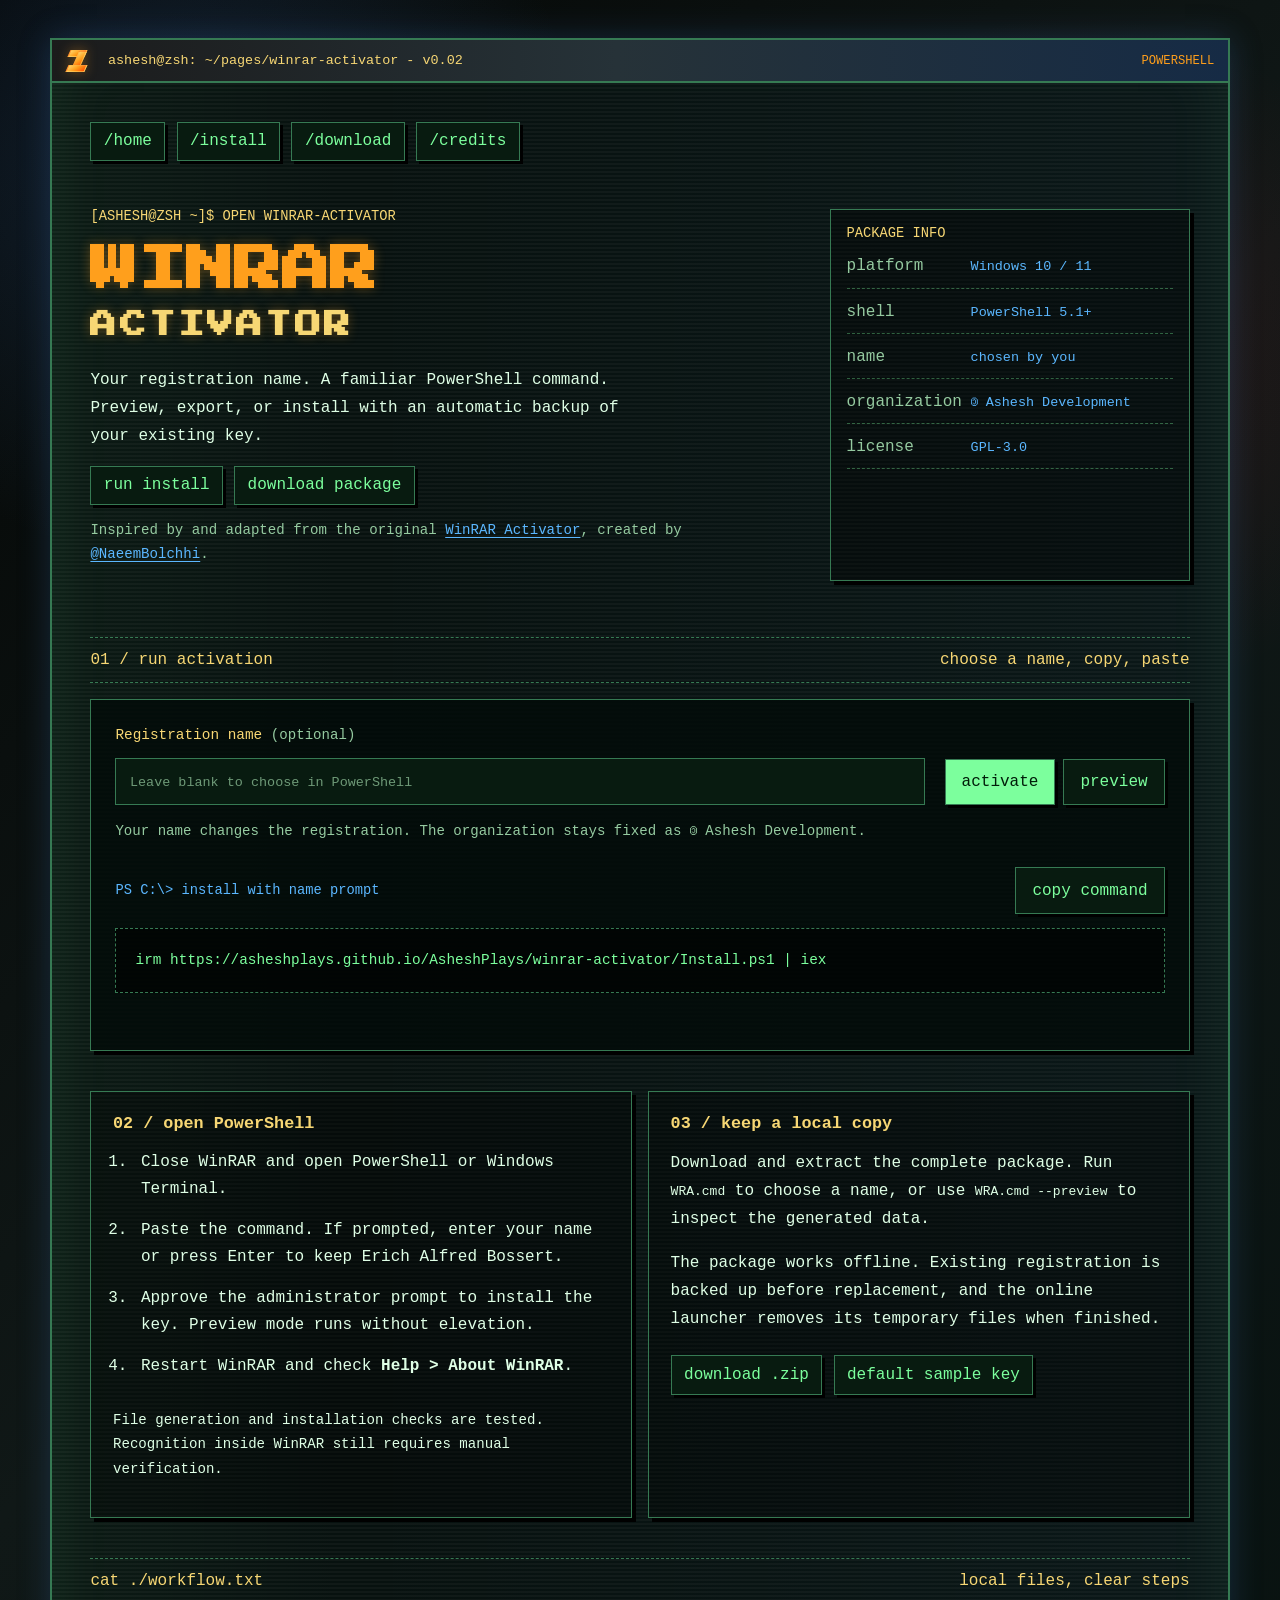
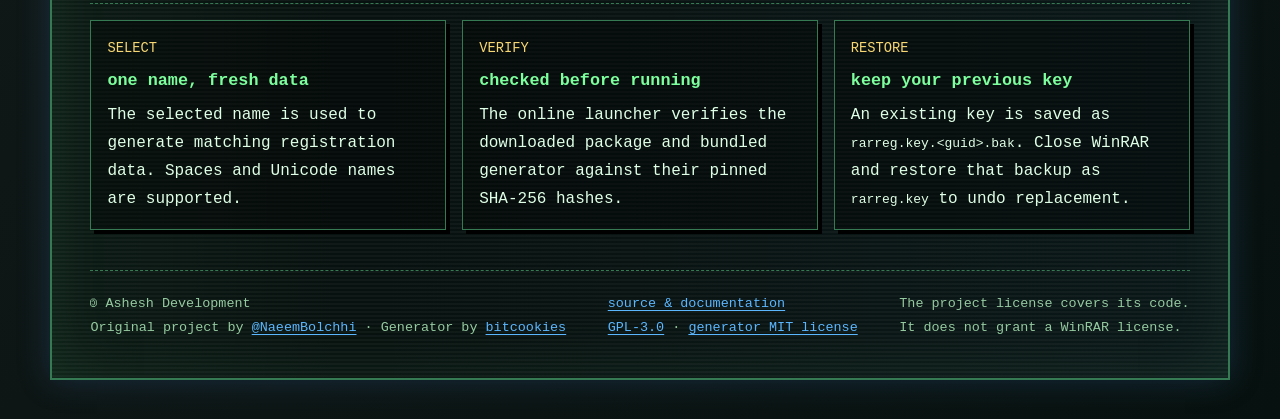
<file: pages/winrar-activator/index.html>
<!doctype html>
<html lang="en">
  <head>
    <meta charset="utf-8" />
    <meta name="viewport" content="width=device-width, initial-scale=1" />
    <meta name="description" content="WinRAR Activator by Ashesh Development. Choose your registration name, preview your key, or download the local PowerShell package." />
    <title>WinRAR Activator | Ashesh Development</title>
    <link rel="stylesheet" href="../a.css" />
    <link rel="stylesheet" href="../assets/pages.css" />
    <link rel="icon" href="../assets/favicon.png" />
    <link rel="canonical" href="https://asheshplays.github.io/AsheshPlays/winrar-activator/" />
  </head>
  <body>
    <a class="skip-link" href="#install">Skip to install command</a>
    <div class="side-animation-layer" aria-hidden="true">
      <canvas id="left-side-animation"></canvas><canvas id="right-side-animation"></canvas>
    </div>
    <main class="site-shell">
      <section class="terminal-window" aria-label="WinRAR Activator terminal">
        <header class="terminal-titlebar">
          <a class="ashesh-mark" href="../" aria-label="Ashesh Development home"><span></span><span></span><span></span></a>
          <p>ashesh@zsh: ~/pages/winrar-activator - v0.02</p>
          <span class="signal">POWERSHELL</span>
        </header>
        <div class="terminal-body">
          <nav class="top-links" aria-label="Primary">
            <a href="../">/home</a><a href="#install">/install</a><a href="#download">/download</a><a href="#credits">/credits</a>
          </nav>
          <div class="hero-grid">
            <div class="hero-copy">
              <p class="boot-line">[ashesh@zsh ~]$ open winrar-activator</p>
              <h1 class="tool-heading">WINRAR<span>ACTIVATOR</span></h1>
              <p class="tool-intro">Your registration name. A familiar PowerShell command. Preview, export, or install with an automatic backup of your existing key.</p>
              <div class="command-row"><a href="#install">run install</a><a href="./downloads/winrar-activator.zip" download>download package</a></div>
              <p class="origin-note">Inspired by and adapted from the original <a class="inline-link" href="https://github.com/NaeemBolchhi/WinRAR-Activator">WinRAR Activator</a>, created by <a class="inline-link" href="https://github.com/NaeemBolchhi">@NaeemBolchhi</a>.</p>
            </div>
            <aside class="status-panel tool-status" aria-label="Package information">
              <p class="panel-title">PACKAGE INFO</p>
              <dl>
                <div><dt>platform</dt><dd>Windows 10 / 11</dd></div>
                <div><dt>shell</dt><dd>PowerShell 5.1+</dd></div>
                <div><dt>name</dt><dd>chosen by you</dd></div>
                <div><dt>organization</dt><dd>🄯 Ashesh Development</dd></div>
                <div><dt>license</dt><dd>GPL-3.0</dd></div>
              </dl>
            </aside>
          </div>

          <section class="install-section" id="install" aria-label="PowerShell install command">
            <div class="section-heading"><p>01 / run activation</p><span>choose a name, copy, paste</span></div>
            <div class="command-panel">
              <div class="command-options">
                <div class="name-field">
                  <label for="registration-name">Registration name <span class="helper-text">(optional)</span></label>
                  <input id="registration-name" name="registration-name" type="text" autocomplete="name" placeholder="Leave blank to choose in PowerShell" aria-describedby="name-help" />
                </div>
                <div class="mode-switch" role="group" aria-label="Command mode">
                  <button type="button" data-mode="install" aria-pressed="true">activate</button>
                  <button type="button" data-mode="preview" aria-pressed="false">preview</button>
                </div>
              </div>
              <p id="name-help" class="helper-text">Your name changes the registration. The organization stays fixed as 🄯 Ashesh Development.</p>
              <div class="command-caption"><p>PS C:\&gt; <span id="command-label">install with name prompt</span></p><button type="button" id="copy-command" class="copy-command">copy command</button></div>
              <pre class="command-code"><code id="install-command">irm https://asheshplays.github.io/AsheshPlays/winrar-activator/Install.ps1 | iex</code></pre>
              <p id="copy-status" class="copy-status" role="status" aria-live="polite"></p>
              <noscript><p class="helper-text">Copy the command above to choose your name in PowerShell. The name field and preview toggle need JavaScript.</p></noscript>
            </div>
          </section>

          <div class="workflow-grid">
            <section class="workflow-panel" aria-labelledby="steps-heading">
              <h2 id="steps-heading">02 / open PowerShell</h2>
              <ol>
                <li>Close WinRAR and open PowerShell or Windows Terminal.</li>
                <li>Paste the command. If prompted, enter your name or press Enter to keep Erich Alfred Bossert.</li>
                <li>Approve the administrator prompt to install the key. Preview mode runs without elevation.</li>
                <li>Restart WinRAR and check <strong>Help &gt; About WinRAR</strong>.</li>
              </ol>
              <p class="verification-note">File generation and installation checks are tested. Recognition inside WinRAR still requires manual verification.</p>
            </section>
            <section class="workflow-panel" id="download" aria-labelledby="download-heading">
              <h2 id="download-heading">03 / keep a local copy</h2>
              <p>Download and extract the complete package. Run <code>WRA.cmd</code> to choose a name, or use <code>WRA.cmd --preview</code> to inspect the generated data.</p>
              <p>The package works offline. Existing registration is backed up before replacement, and the online launcher removes its temporary files when finished.</p>
              <div class="command-row"><a href="./downloads/winrar-activator.zip" download>download .zip</a><a href="./rarreg.key" download>default sample key</a></div>
            </section>
          </div>

          <section class="tool-details" aria-label="Workflow details">
            <div class="section-heading"><p>cat ./workflow.txt</p><span>local files, clear steps</span></div>
            <div class="project-grid">
              <article class="project-card"><p class="project-type">SELECT</p><h2>one name, fresh data</h2><p>The selected name is used to generate matching registration data. Spaces and Unicode names are supported.</p></article>
              <article class="project-card"><p class="project-type">VERIFY</p><h2>checked before running</h2><p>The online launcher verifies the downloaded package and bundled generator against their pinned SHA-256 hashes.</p></article>
              <article class="project-card"><p class="project-type">RESTORE</p><h2>keep your previous key</h2><p>An existing key is saved as <code>rarreg.key.&lt;guid&gt;.bak</code>. Close WinRAR and restore that backup as <code>rarreg.key</code> to undo replacement.</p></article>
            </div>
          </section>

          <footer class="tool-footer" id="credits">
            <p>🄯 Ashesh Development<br />Original project by <a class="inline-link" href="https://github.com/NaeemBolchhi">@NaeemBolchhi</a> · Generator by <a class="inline-link" href="https://github.com/bitcookies/winrar-keygen">bitcookies</a></p>
            <p><a class="inline-link" href="https://github.com/AsheshPlays/AsheshPlays/tree/main/pages/winrar-activator">source &amp; documentation</a><br /><a class="inline-link" href="./LICENSE">GPL-3.0</a> · <a class="inline-link" href="./tools/winrar-keygen/LICENSE">generator MIT license</a></p>
            <p>The project license covers its code.<br />It does not grant a WinRAR license.</p>
          </footer>
        </div>
      </section>
    </main>
    <script src="./page.js" defer></script>
    <script type="module" src="../side-animation.js"></script>
  </body>
</html>
</file>
<file: pages/a.css>
@import url("https://fonts.googleapis.com/css2?family=Press+Start+2P&display=swap");:root{--screen:#07110f;--phosphor:#7cff9d;--amber:#f7d774;--cyan:#5bb7ff;--redhat:#e11d2e;--text:#dfffe6;--muted:#95caa0;--border:#367a53;--shadow:rgba(60,110,180,0.28)}*{box-sizing:border-box}html{scroll-behavior:smooth}body{min-height:100vh;margin:0;background:radial-gradient(circle at 14% 8%,rgba(60,110,180,0.24),transparent 25rem),radial-gradient(circle at 84% 18%,rgba(225,29,46,0.12),transparent 22rem),linear-gradient(135deg,#040605 0%,#101817 46%,#07110f 100%);color:var(--text);font-family:"Courier New",Consolas,monospace}a{color:inherit;text-decoration:none}.site-shell{min-height:100vh;padding:clamp(1rem,3vw,2.5rem)}.terminal-window{width:min(1180px,100%);margin:0 auto;border:2px solid var(--border);background:var(--screen);box-shadow:0 0 30px var(--shadow),inset 0 0 65px rgba(124,255,157,0.08)}.terminal-titlebar{display:grid;grid-template-columns:auto 1fr auto;gap:1rem;align-items:center;min-height:42px;padding:0.6rem 0.85rem;border-bottom:2px solid var(--border);background:linear-gradient(90deg,#1b1b1b 0%,#263238 48%,#162b45 100%);color:var(--amber);font-size:0.84rem}.terminal-titlebar p{margin:0;overflow:hidden;text-overflow:ellipsis;white-space:nowrap}.ashesh-mark{position:relative;width:1.65rem;height:1.35rem;filter:drop-shadow(0 0 6px rgba(255,159,28,0.35))}.ashesh-mark span{position:absolute;display:block;background:linear-gradient(135deg,#ffd166,#ff9f1c 48%,#ff4d00);border:1px solid rgba(255,209,102,0.45)}.ashesh-mark span:nth-child(1){width:1.08rem;height:0.42rem;left:0.2rem;top:0.02rem;transform:skewX(-24deg)}.ashesh-mark span:nth-child(2){width:0.48rem;height:1.18rem;left:0.58rem;top:0.08rem;transform:skewX(-24deg)}.ashesh-mark span:nth-child(3){width:1.18rem;height:0.42rem;left:0.08rem;bottom:0;transform:skewX(-24deg)}.signal{color:#ff9f1c;font-size:0.76rem}.terminal-body{padding:clamp(1rem,3vw,2.4rem);background:linear-gradient(rgba(255,255,255,0.035) 50%,transparent 50%) 0 0 / 100% 4px,linear-gradient(90deg,rgba(124,255,157,0.04),transparent 25%,rgba(91,183,255,0.04))}.top-links,.command-row,.link-list{display:flex;flex-wrap:wrap;gap:0.7rem}.top-links{margin-bottom:clamp(1.5rem,4vw,3rem)}.top-links a,.command-row a,.link-list a{border:1px solid var(--border);background:#081b10;color:var(--phosphor);padding:0.62rem 0.78rem;box-shadow:3px 3px 0 #000}.top-links a:hover,.command-row a:hover,.link-list a:hover{background:var(--phosphor);color:#001d09}.hero-grid{display:grid;grid-template-columns:minmax(0,1fr) minmax(260px,360px);gap:clamp(1.2rem,4vw,3rem);align-items:stretch}.boot-line,.section-kicker,.project-type,.panel-title{margin:0;color:var(--amber);font-size:0.86rem;text-transform:uppercase}h1,h2,p{overflow-wrap:anywhere}h1{margin:0}.glitch-name{position:relative;display:inline-block;margin:0;color:#ff9f1c;font-family:"Press Start 2P","Courier New",Consolas,monospace;font-size:clamp(1.65rem,5.4vw,5rem);font-weight:800;line-height:1.18;text-shadow:0 0 12px rgba(255,159,28,0.5)}.glitch-name::before,.glitch-name::after{content:attr(data-text);position:absolute;top:0;overflow:hidden;color:#ff9f1c;background:transparent;clip:rect(0,9999px,0,0);pointer-events:none;animation-direction:alternate-reverse;animation-iteration-count:infinite;animation-timing-function:linear}.glitch-name::after{left:4px;text-shadow:-1px 0 #ffd166;animation-name:arcade-glitch-a;animation-duration:4s}.glitch-name::before{left:-4px;text-shadow:1px 0 #ff4d00;animation-name:arcade-glitch-b;animation-duration:6s}.brand-lockup{display:inline-grid;width:max-content;margin:0.6rem 0 1rem}.brand-lockup p{display:flex;justify-content:space-between;width:100%;margin:0.38rem 0 0;color:var(--amber);font-size:clamp(0.72rem,1.6vw,1.1rem);letter-spacing:0;line-height:1;text-transform:lowercase}.tagline{max-width:62ch;margin:0 0 1.5rem;color:var(--text);font-size:clamp(1rem,2vw,1.25rem);line-height:1.65}.status-panel,.project-card,.contact{border:1px solid var(--border);background:rgba(0,0,0,0.36);box-shadow:4px 4px 0 #000}.status-panel{padding:1rem}.status-panel dl{display:grid;gap:0.85rem;margin:1rem 0 0}.status-panel div{display:grid;grid-template-columns:6.5rem 1fr;gap:0.75rem;border-bottom:1px dashed rgba(124,255,157,0.35);padding-bottom:0.65rem}dt{color:var(--muted)}dd{margin:0;color:var(--cyan)}.terminal-log{display:grid;gap:0.9rem;margin:clamp(2rem,5vw,3.5rem) 0}.log-entry{line-height:1.55}.log-entry p{margin:0.2rem 0}.prompt{color:var(--cyan)}.output{color:var(--muted);padding-left:1rem}.section-heading{display:flex;justify-content:space-between;gap:1rem;border-top:1px dashed var(--border);border-bottom:1px dashed var(--border);margin-bottom:1rem;padding:0.8rem 0;color:var(--amber)}.section-heading p,.section-heading span{margin:0}.project-grid{display:grid;grid-template-columns:repeat(3,minmax(0,1fr));gap:1rem}.project-card{padding:1rem}.project-card h2{margin:0.65rem 0;color:var(--phosphor);font-size:1.05rem}.project-card p:last-child{margin:0;color:var(--text);line-height:1.55}.github-snake{margin-top:clamp(1.6rem,4vw,2.6rem)}.snake-frame{border:1px solid var(--border);background:linear-gradient(rgba(124,255,157,0.045) 50%,transparent 50%) 0 0 / 100% 4px,radial-gradient(circle at 12% 20%,rgba(57,216,106,0.1),transparent 18rem),rgba(0,18,8,0.58);box-shadow:4px 4px 0 #000;overflow-x:auto;padding:clamp(0.75rem,2vw,1rem)}.snake-frame img{display:block;width:100%;min-width:620px;height:auto;filter:saturate(1.35) hue-rotate(38deg) brightness(0.92) contrast(1.18) drop-shadow(0 0 10px rgba(124,255,157,0.18));mix-blend-mode:screen;opacity:0.92}.contact{display:flex;justify-content:space-between;gap:1.2rem;align-items:center;margin-top:clamp(2rem,5vw,3.5rem);padding:1rem}.contact h2{margin:0.35rem 0 0;color:var(--cyan);font-size:clamp(1.35rem,4vw,2.2rem)}@keyframes arcade-glitch-a{0%{clip:rect(42px,9999px,44px,0)}5%{clip:rect(12px,9999px,59px,0)}10%{clip:rect(48px,9999px,29px,0)}15%{clip:rect(42px,9999px,73px,0)}20%{clip:rect(63px,9999px,27px,0)}25%{clip:rect(34px,9999px,55px,0)}30%{clip:rect(86px,9999px,73px,0)}35%{clip:rect(20px,9999px,20px,0)}40%{clip:rect(26px,9999px,60px,0)}45%{clip:rect(25px,9999px,66px,0)}50%{clip:rect(57px,9999px,98px,0)}55%{clip:rect(5px,9999px,46px,0)}60%{clip:rect(82px,9999px,31px,0)}65%{clip:rect(54px,9999px,27px,0)}70%{clip:rect(28px,9999px,99px,0)}75%{clip:rect(45px,9999px,69px,0)}80%{clip:rect(23px,9999px,85px,0)}85%{clip:rect(54px,9999px,84px,0)}90%{clip:rect(45px,9999px,47px,0)}95%{clip:rect(37px,9999px,20px,0)}100%{clip:rect(4px,9999px,91px,0)}}@keyframes arcade-glitch-b{0%{clip:rect(65px,9999px,100px,0)}5%{clip:rect(52px,9999px,74px,0)}10%{clip:rect(79px,9999px,85px,0)}15%{clip:rect(75px,9999px,5px,0)}20%{clip:rect(67px,9999px,61px,0)}25%{clip:rect(14px,9999px,79px,0)}30%{clip:rect(1px,9999px,66px,0)}35%{clip:rect(86px,9999px,30px,0)}40%{clip:rect(23px,9999px,98px,0)}45%{clip:rect(85px,9999px,72px,0)}50%{clip:rect(71px,9999px,75px,0)}55%{clip:rect(2px,9999px,48px,0)}60%{clip:rect(30px,9999px,16px,0)}65%{clip:rect(59px,9999px,50px,0)}70%{clip:rect(41px,9999px,62px,0)}75%{clip:rect(2px,9999px,82px,0)}80%{clip:rect(47px,9999px,73px,0)}85%{clip:rect(3px,9999px,27px,0)}90%{clip:rect(26px,9999px,55px,0)}95%{clip:rect(42px,9999px,97px,0)}100%{clip:rect(38px,9999px,49px,0)}}@media (max-width:800px){.terminal-titlebar{grid-template-columns:auto 1fr;font-size:0.76rem}.signal{display:none}.hero-grid,.project-grid{grid-template-columns:1fr}.status-panel{max-width:520px}.contact{align-items:flex-start;flex-direction:column}}@media (max-width:520px){.site-shell{padding:0.5rem}.terminal-titlebar{gap:0.65rem;padding:0.55rem 0.65rem}.ashesh-mark{width:1.35rem;transform:scale(0.88);transform-origin:left center}.terminal-body{padding:1rem}.top-links,.command-row,.link-list{gap:0.55rem}.top-links a,.command-row a,.link-list a{padding:0.55rem 0.62rem}.brand-lockup{max-width:100%}.glitch-name{font-size:clamp(1.18rem,10vw,1.8rem)}.brand-lockup p{font-size:clamp(0.58rem,4vw,0.78rem)}.tagline{font-size:1rem}.status-panel div,.section-heading{grid-template-columns:1fr;flex-direction:column}.output{padding-left:0}.snake-frame img{min-width:520px}}

/* ==========================================================================
   Interactive Three.js side background
   Added directly to the attached site files.
   ========================================================================== */

body {
  position: relative;
  overflow-x: hidden;
}

.side-animation-layer {
  position: fixed;
  inset: 0;
  z-index: 0;
  pointer-events: none;
}

.side-animation-layer canvas {
  position: fixed;
  top: 0;
  display: block;
  height: 100vh;
  opacity: 0;
  pointer-events: auto;
  transition: opacity 500ms ease;
}

.side-animation-layer canvas.is-ready {
  opacity: 0.94;
}

#left-side-animation {
  left: 0;
}

#right-side-animation {
  right: 0;
}

.site-shell {
  position: relative;
  z-index: 2;
}

/*
  On smaller screens the terminal consumes the available width, so the side
  canvases are hidden rather than overlapping the content.
*/
@media (max-width: 1280px) {
  .side-animation-layer {
    display: none;
  }
}

@media (prefers-reduced-motion: reduce) {
  .side-animation-layer canvas.is-ready {
    opacity: 0.48;
  }
}

.link-list a.roadmap-link {
  border-color: #a8321a;
  background: #200a07;
  color: #ff6e40;
}

.link-list a.roadmap-link:hover {
  background: #d83d16;
  color: #1a0502;
  border-color: #ff784e;
  box-shadow: 3px 3px 0 #000, 0 0 10px rgba(216, 61, 22, 0.45);
}
</file>
<file: pages/assets/pages.css>
/* Additions to the supplied asheshdev.com terminal design. */
a:focus-visible, button:focus-visible, input:focus-visible {
  outline: 2px solid var(--cyan);
  outline-offset: 4px;
}
button, input { font: inherit; }
button { cursor: pointer; }
.project-open { display: inline-block; margin-top: 1.2rem; color: var(--amber); line-height: 1.5; }
.project-open:hover, .inline-link:hover { color: var(--cyan); text-decoration: underline; }
.project-card h2 a:hover { color: var(--amber); }
.skip-link { position: absolute; left: 1rem; top: -10rem; z-index: 10; padding: .8rem; background: var(--phosphor); color: #07110f; }
.skip-link:focus { top: 1rem; }
.tool-heading { font-family: "Press Start 2P", "Courier New", monospace; color: #ff9f1c; font-size: clamp(1.5rem, 3.8vw, 3rem); line-height: 1.5; margin: .6rem 0 1.25rem; text-shadow: 0 0 12px #ff9f1c50; }
.tool-heading span { display: block; font-size: .55em; letter-spacing: .12em; color: var(--amber); }
.tool-intro { max-width: 58ch; color: var(--text); line-height: 1.75; }
.origin-note, .helper-text, .verification-note { color: var(--muted); font-size: .88rem; line-height: 1.7; }
.inline-link { color: var(--cyan); text-decoration: underline; text-underline-offset: 3px; }
.tool-status div { grid-template-columns: 7rem 1fr; }
.tool-status dd { font-size: .84rem; line-height: 1.5; overflow-wrap: anywhere; }
.install-section { margin-top: clamp(2rem, 5vw, 3.5rem); }
.command-panel { padding: clamp(1rem, 3vw, 1.5rem); border: 1px solid var(--border); background: #020b08cc; box-shadow: 4px 4px 0 #000; }
.command-options { display: grid; grid-template-columns: minmax(0, 1fr) auto; gap: 1.2rem; align-items: end; }
.name-field label { display: block; margin-bottom: .65rem; color: var(--amber); font-size: .9rem; }
.name-field input { width: 100%; padding: .85rem; border: 1px solid var(--border); border-radius: 0; background: #081b10; color: var(--text); }
.name-field input::placeholder { color: #95caa0b8; font-size: .84rem; }
.mode-switch { display: flex; gap: .5rem; }
.mode-switch button, .copy-command { padding: .82rem 1rem; border: 1px solid var(--border); border-radius: 0; background: #081b10; color: var(--phosphor); box-shadow: 3px 3px 0 #000; }
.mode-switch button[aria-pressed="true"] { background: var(--phosphor); color: #001d09; }
.mode-switch button:hover, .copy-command:hover { border-color: var(--cyan); }
.command-caption { display: flex; justify-content: space-between; align-items: center; gap: 1rem; margin-top: 1.5rem; }
.command-caption p { color: var(--cyan); font-size: .86rem; margin: 0; }
.command-code { margin: .9rem 0 .8rem; padding: 1.2rem; border: 1px dashed #367a53; background: #0009; color: var(--phosphor); overflow-x: auto; max-width: 100%; line-height: 1.7; }
.command-code code { font-family: inherit; font-size: .9rem; white-space: pre; }
.copy-status { min-height: 1.5em; color: var(--amber); font-size: .86rem; margin: 0; }
.workflow-grid { display: grid; grid-template-columns: 1fr 1fr; gap: 1rem; margin-top: 2.5rem; }
.workflow-panel { padding: 1.35rem; border: 1px solid var(--border); background: #0005; box-shadow: 4px 4px 0 #000; }
.workflow-panel h2 { margin: 0 0 1rem; font-size: 1.05rem; color: var(--amber); }
.workflow-panel ol { padding-left: 1.5rem; margin-bottom: 0; }
.workflow-panel li { padding: 0 0 .85rem .25rem; line-height: 1.7; color: var(--text); }
.workflow-panel p { color: var(--text); line-height: 1.75; }
.workflow-panel .command-row { margin-top: 1.4rem; }
.tool-details { margin-top: 2.5rem; }
.tool-details .project-card p { line-height: 1.75; }
.tool-footer { display: flex; justify-content: space-between; gap: 1rem; flex-wrap: wrap; border-top: 1px dashed var(--border); padding-top: 1.3rem; margin-top: 2.5rem; color: var(--muted); font-size: .84rem; line-height: 1.8; }
.tool-footer p { margin: 0; }
@media (max-width: 800px) {
  .command-options, .workflow-grid { grid-template-columns: 1fr; }
  .mode-switch button { flex: 1; }
  .tool-heading { font-size: clamp(1.55rem, 6vw, 2.6rem); }
}
@media (max-width: 520px) {
  .tool-heading { font-size: clamp(1.15rem, 7.5vw, 1.9rem); }
  .command-caption { align-items: flex-start; }
  .copy-command { padding: .65rem .75rem; }
  .command-code { padding: .8rem; }
  .workflow-panel { padding: 1rem; }
  .tool-status div { grid-template-columns: 6rem 1fr; }
}
@media (prefers-reduced-motion: reduce) {
  html { scroll-behavior: auto; }
  .glitch-name::before, .glitch-name::after { animation: none; }
}
</file>
